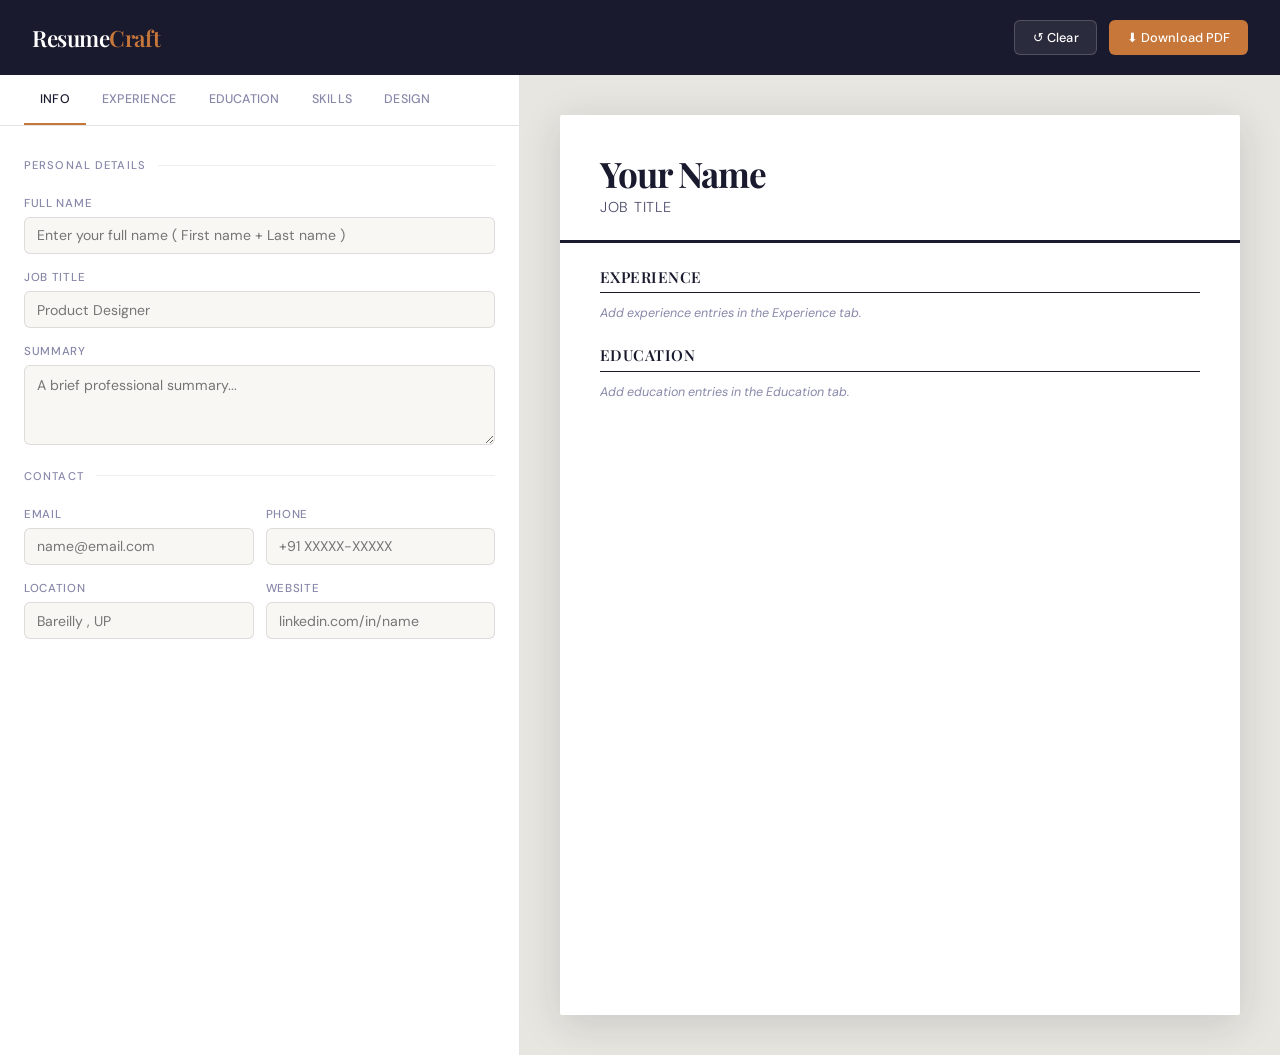
<file: index.html>
<!DOCTYPE html>
<html lang="en">

<head>
    <meta charset="UTF-8">
    <meta name="viewport" content="width=device-width, initial-scale=1.0">
    <title>Resume Builder</title>
    <link
        href="https://fonts.googleapis.com/css2?family=Playfair+Display:wght@400;600;700&family=DM+Sans:wght@300;400;500&display=swap"
        rel="stylesheet">
    <link rel="stylesheet" href="style.css">
</head>

<body>

    <header>
        <h1>Resume<span>Craft</span></h1>
        <div class="header-actions">
            <button class="btn btn-ghost" onclick="clearAll()">↺ Clear</button>
            <button class="btn btn-accent" onclick="window.print()">⬇ Download PDF</button>
        </div>
    </header>

    <div class="app">
        <div class="editor">
            <nav class="tab-nav">
                <button class="tab-btn active" onclick="switchTab('info', event)">Info</button>
                <button class="tab-btn" onclick="switchTab('experience', event)">Experience</button>
                <button class="tab-btn" onclick="switchTab('education', event)">Education</button>
                <button class="tab-btn" onclick="switchTab('skills', event)">Skills</button>
                <button class="tab-btn" onclick="switchTab('design', event)">Design</button>
            </nav>

            <!-- INFO TAB -->
            <div id="tab-info" class="tab-panel active">
                <div class="section-label">Personal Details</div>
                <div class="field-group"><label>Full Name</label><input type="text" id="name"
                        placeholder="Enter your full name ( First name + Last name )" oninput="render()"></div>
                <div class="field-group"><label>Job Title</label><input type="text" id="jobtitle"
                        placeholder="Product Designer" oninput="render()"></div>
                <div class="field-group"><label>Summary</label><textarea id="summary"
                        placeholder="A brief professional summary..." oninput="render()"></textarea></div>
                <div class="section-label">Contact</div>
                <div class="field-row">
                    <div class="field-group"><label>Email</label><input type="email" id="email"
                            placeholder="name@email.com" oninput="render()"></div>
                    <div class="field-group"><label>Phone</label><input type="tel" id="phone"
                            placeholder="+91 XXXXX-XXXXX" oninput="render()"></div>
                </div>
                <div class="field-row">
                    <div class="field-group"><label>Location</label><input type="text" id="location"
                            placeholder="Bareilly , UP " oninput="render()"></div>
                    <div class="field-group"><label>Website</label><input type="url" id="website"
                            placeholder="linkedin.com/in/name" oninput="render()"></div>
                </div>
            </div>

            <!-- EXPERIENCE TAB -->
            <div id="tab-experience" class="tab-panel">
                <div id="exp-list"></div>
                <button class="btn-add" onclick="addEntry('exp')">+ Add Experience</button>
            </div>

            <!-- EDUCATION TAB -->
            <div id="tab-education" class="tab-panel">
                <div id="edu-list"></div>
                <button class="btn-add" onclick="addEntry('edu')">+ Add Education</button>
            </div>

            <!-- SKILLS TAB -->
            <div id="tab-skills" class="tab-panel">
                <div class="section-label">Skills</div>
                <div class="skill-input-row">
                    <input type="text" id="skill-input" placeholder="e.g. JavaScript"
                        onkeydown="if(event.key==='Enter')addSkill()">
                    <button class="btn" onclick="addSkill()">Add</button>
                </div>
                <div class="skills-grid" id="skills-display"></div>

                <div class="section-label" style="margin-top:0.5rem">Languages</div>
                <div class="skill-input-row">
                    <input type="text" id="lang-input" placeholder="e.g. Hindi — Native"
                        onkeydown="if(event.key==='Enter')addLang()">
                    <button class="btn" onclick="addLang()">Add</button>
                </div>
                <div class="skills-grid" id="langs-display"></div>
            </div>

            <!-- DESIGN TAB -->
            <div id="tab-design" class="tab-panel">
                <div class="section-label">Template</div>
                <div class="template-grid">
                    <div class="template-swatch selected" onclick="selectTemplate('classic', this)">
                        <div class="swatch-preview" style="background:#f0ede8; border:1px solid #ddd;">
                            <div style="height:14px;background:#1a1a2e;margin:6px 6px 4px;border-radius:1px;"></div>
                            <div style="height:3px;background:#1a1a2e;margin:0 6px 4px;"></div>
                            <div style="height:4px;background:#ddd;margin:0 6px 2px;border-radius:1px;"></div>
                            <div style="height:4px;background:#ddd;margin:0 6px 2px;width:60%;border-radius:1px;"></div>
                        </div>
                        <span>Classic</span>
                    </div>
                    <div class="template-swatch" onclick="selectTemplate('modern', this)">
                        <div class="swatch-preview" style="background:#f0ede8; border:1px solid #ddd;">
                            <div style="height:22px;background:#1a1a2e;margin:0;padding:6px 6px 0;"></div>
                            <div style="height:4px;background:#ddd;margin:6px 6px 2px;border-radius:1px;"></div>
                            <div style="height:4px;background:#ddd;margin:0 6px 2px;width:70%;border-radius:1px;"></div>
                        </div>
                        <span>Modern</span>
                    </div>
                    <div class="template-swatch" onclick="selectTemplate('sidebar', this)">
                        <div class="swatch-preview" style="background:#f0ede8; border:1px solid #ddd; display:flex;">
                            <div style="width:38%;background:#1a1a2e;height:100%;"></div>
                            <div style="flex:1;padding:5px 4px;display:flex;flex-direction:column;gap:3px;">
                                <div style="height:4px;background:#ddd;border-radius:1px;"></div>
                                <div style="height:4px;background:#ddd;border-radius:1px;width:70%;"></div>
                            </div>
                        </div>
                        <span>Sidebar</span>
                    </div>
                </div>

                <div class="section-label" style="margin-top:0.5rem">Accent Color</div>
                <div class="color-options" id="color-options">
                    <div class="color-dot active" style="background:#1a1a2e" data-color="#1a1a2e"
                        onclick="setColor(this)"></div>
                    <div class="color-dot" style="background:#c8773a" data-color="#c8773a" onclick="setColor(this)">
                    </div>
                    <div class="color-dot" style="background:#2563eb" data-color="#2563eb" onclick="setColor(this)">
                    </div>
                    <div class="color-dot" style="background:#16a34a" data-color="#16a34a" onclick="setColor(this)">
                    </div>
                    <div class="color-dot" style="background:#9333ea" data-color="#9333ea" onclick="setColor(this)">
                    </div>
                    <div class="color-dot" style="background:#dc2626" data-color="#dc2626" onclick="setColor(this)">
                    </div>
                    <div class="color-dot" style="background:#0891b2" data-color="#0891b2" onclick="setColor(this)">
                    </div>
                    <div class="color-dot" style="background:#4b5563" data-color="#4b5563" onclick="setColor(this)">
                    </div>
                </div>

                <div class="section-label" style="margin-top:0.5rem">Font Size</div>
                <div style="display:flex;align-items:center;gap:0.75rem;">
                    <span style="font-size:0.72rem;color:var(--ink-muted)">A</span>
                    <input type="range" min="90" max="115" value="100" id="font-scale"
                        oninput="setFontScale(this.value)">
                    <span style="font-size:0.88rem;color:var(--ink-muted)">A</span>
                </div>
            </div>
        </div>

        <!-- PREVIEW -->
        <div class="preview">
            <div class="resume-page classic" id="resume-page"></div>
        </div>
    </div>

    <script src="script.js"></script>
</body>

</html>
</file>
<file: style.css>
*,
*::before,
*::after {
    box-sizing: border-box;
    margin: 0;
    padding: 0;
}

:root {
    --ink: #1a1a2e;
    --ink-light: #4a4a6a;
    --ink-muted: #8888aa;
    --surface: #f8f7f4;
    --surface-2: #eeecea;
    --accent: #c8773a;
    --accent-light: #f4e8da;
    --accent-dark: #8b4f22;
    --white: #ffffff;
    --border: rgba(26, 26, 46, 0.12);
    --border-soft: rgba(26, 26, 46, 0.07);
    --shadow: 0 2px 16px rgba(26, 26, 46, 0.08);
    --shadow-heavy: 0 8px 40px rgba(26, 26, 46, 0.15);
    --serif: 'Playfair Display', Georgia, serif;
    --sans: 'DM Sans', system-ui, sans-serif;
}

body {
    font-family: var(--sans);
    background: var(--surface);
    color: var(--ink);
    min-height: 100vh;
    display: flex;
    flex-direction: column;
}

/* ── HEADER ── */
header {
    background: var(--ink);
    color: var(--white);
    padding: 1.25rem 2rem;
    display: flex;
    align-items: center;
    justify-content: space-between;
    position: sticky;
    top: 0;
    z-index: 100;
}

header h1 {
    font-family: var(--serif);
    font-size: 1.4rem;
    font-weight: 600;
    letter-spacing: -0.02em;
}

header span {
    color: var(--accent);
}

.header-actions {
    display: flex;
    gap: 0.75rem;
}

.btn {
    font-family: var(--sans);
    font-size: 0.8rem;
    font-weight: 500;
    padding: 0.5rem 1.1rem;
    border-radius: 6px;
    cursor: pointer;
    transition: all 0.18s ease;
    border: none;
    display: inline-flex;
    align-items: center;
    gap: 6px;
    letter-spacing: 0.01em;
}

.btn-ghost {
    background: rgba(255, 255, 255, 0.08);
    color: var(--white);
    border: 1px solid rgba(255, 255, 255, 0.18);
}

.btn-ghost:hover {
    background: rgba(255, 255, 255, 0.15);
}

.btn-accent {
    background: var(--accent);
    color: var(--white);
}

.btn-accent:hover {
    background: var(--accent-dark);
    transform: translateY(-1px);
}

/* ── LAYOUT ── */
.app {
    display: grid;
    grid-template-columns: 520px 1fr;
    flex: 1;
    min-height: calc(100vh - 60px);
}

/* ── EDITOR ── */
.editor {
    background: var(--white);
    border-right: 1px solid var(--border);
    overflow-y: auto;
    display: flex;
    flex-direction: column;
}

.tab-nav {
    display: flex;
    border-bottom: 1px solid var(--border);
    padding: 0 1.5rem;
    position: sticky;
    top: 0;
    background: var(--white);
    z-index: 10;
}

.tab-btn {
    background: none;
    border: none;
    padding: 1rem;
    font-family: var(--sans);
    font-size: 0.78rem;
    font-weight: 500;
    color: var(--ink-muted);
    cursor: pointer;
    border-bottom: 2px solid transparent;
    transition: all 0.15s;
    letter-spacing: 0.02em;
    text-transform: uppercase;
    white-space: nowrap;
}

.tab-btn.active {
    color: var(--ink);
    border-bottom-color: var(--accent);
}

.tab-btn:hover:not(.active) {
    color: var(--ink-light);
}

.tab-panel {
    display: none;
    padding: 1.5rem;
    flex: 1;
}

.tab-panel.active {
    display: flex;
    flex-direction: column;
    gap: 1rem;
}

/* ── FORM ── */
.field-group {
    display: flex;
    flex-direction: column;
    gap: 0.35rem;
}

.field-row {
    display: grid;
    grid-template-columns: 1fr 1fr;
    gap: 0.75rem;
}

label {
    font-size: 0.72rem;
    font-weight: 500;
    color: var(--ink-muted);
    letter-spacing: 0.06em;
    text-transform: uppercase;
}

input[type="text"],
input[type="email"],
input[type="tel"],
input[type="url"],
textarea,
select {
    font-family: var(--sans);
    font-size: 0.88rem;
    color: var(--ink);
    background: var(--surface);
    border: 1px solid var(--border);
    border-radius: 6px;
    padding: 0.55rem 0.75rem;
    width: 100%;
    outline: none;
    transition: border-color 0.15s, box-shadow 0.15s;
    -webkit-appearance: none;
}

input:focus,
textarea:focus,
select:focus {
    border-color: var(--accent);
    box-shadow: 0 0 0 3px rgba(200, 119, 58, 0.12);
}

textarea {
    resize: vertical;
    min-height: 80px;
    line-height: 1.5;
}

/* ── SECTION LABEL ── */
.section-label {
    font-size: 0.7rem;
    font-weight: 500;
    letter-spacing: 0.1em;
    text-transform: uppercase;
    color: var(--ink-muted);
    display: flex;
    align-items: center;
    gap: 0.75rem;
    margin: 0.5rem 0;
}

.section-label::after {
    content: '';
    flex: 1;
    height: 1px;
    background: var(--border-soft);
}

/* ── ENTRY CARD ── */
.entry-card {
    background: var(--surface);
    border: 1px solid var(--border-soft);
    border-radius: 10px;
    padding: 1rem;
    display: flex;
    flex-direction: column;
    gap: 0.75rem;
    position: relative;
    margin-bottom: 0.75rem;
}

.entry-card-header {
    display: flex;
    justify-content: space-between;
    align-items: center;
}

.entry-card-title {
    font-size: 0.82rem;
    font-weight: 500;
    color: var(--ink-light);
}

.btn-remove {
    background: none;
    border: none;
    color: var(--ink-muted);
    cursor: pointer;
    font-size: 1rem;
    line-height: 1;
    padding: 2px 6px;
    border-radius: 4px;
    transition: all 0.15s;
}

.btn-remove:hover {
    background: #fee;
    color: #c44;
}

.btn-add {
    background: var(--accent-light);
    color: var(--accent-dark);
    border: 1px dashed var(--accent);
    border-radius: 8px;
    padding: 0.6rem 1rem;
    font-family: var(--sans);
    font-size: 0.82rem;
    font-weight: 500;
    cursor: pointer;
    width: 100%;
    transition: all 0.15s;
}

.btn-add:hover {
    background: var(--accent);
    color: var(--white);
}

/* ── SKILLS ── */
.skills-grid {
    display: flex;
    flex-wrap: wrap;
    gap: 0.5rem;
    margin-top: 0.25rem;
}

.skill-chip {
    background: var(--ink);
    color: var(--white);
    font-size: 0.76rem;
    padding: 0.3rem 0.65rem;
    border-radius: 20px;
    display: flex;
    align-items: center;
    gap: 6px;
}

.skill-chip button {
    background: none;
    border: none;
    color: rgba(255, 255, 255, 0.6);
    cursor: pointer;
    font-size: 0.85rem;
    padding: 0;
}

.skill-chip button:hover {
    color: var(--white);
}

.skill-input-row {
    display: flex;
    gap: 0.5rem;
}

.skill-input-row input {
    flex: 1;
}

.skill-input-row .btn {
    background: var(--ink);
    color: var(--white);
    font-size: 0.82rem;
    flex-shrink: 0;
}

.skill-input-row .btn:hover {
    background: var(--accent);
}

/* ── TEMPLATE SWATCHES ── */
.template-grid {
    display: grid;
    grid-template-columns: repeat(3, 1fr);
    gap: 0.75rem;
    margin-top: 0.25rem;
}

.template-swatch {
    border: 2px solid var(--border);
    border-radius: 8px;
    padding: 0.5rem;
    cursor: pointer;
    transition: all 0.15s;
    text-align: center;
}

.template-swatch.selected {
    border-color: var(--accent);
    background: var(--accent-light);
}

.template-swatch:hover:not(.selected) {
    border-color: var(--ink-light);
}

.swatch-preview {
    width: 100%;
    height: 56px;
    border-radius: 4px;
    margin-bottom: 0.4rem;
    overflow: hidden;
}

.template-swatch span {
    font-size: 0.7rem;
    color: var(--ink-muted);
    font-weight: 500;
}

/* ── COLOR DOTS ── */
.color-options {
    display: flex;
    gap: 0.5rem;
    flex-wrap: wrap;
}

.color-dot {
    width: 28px;
    height: 28px;
    border-radius: 50%;
    cursor: pointer;
    border: 2px solid transparent;
    transition: transform 0.15s;
}

.color-dot.active {
    border-color: var(--ink);
    transform: scale(1.15);
}

.color-dot:hover:not(.active) {
    transform: scale(1.1);
}

/* ── RANGE SLIDER ── */
input[type="range"] {
    width: 100%;
    height: 4px;
    -webkit-appearance: none;
    background: var(--surface-2);
    border-radius: 2px;
    outline: none;
}

input[type="range"]::-webkit-slider-thumb {
    -webkit-appearance: none;
    width: 16px;
    height: 16px;
    background: var(--accent);
    border-radius: 50%;
    cursor: pointer;
}

/* ── PREVIEW ── */
.preview {
    background: #e8e6e0;
    overflow-y: auto;
    display: flex;
    align-items: flex-start;
    justify-content: center;
    padding: 2.5rem 2rem;
}

.resume-page {
    background: var(--white);
    width: 100%;
    max-width: 680px;
    min-height: 900px;
    box-shadow: var(--shadow-heavy);
    border-radius: 2px;
    overflow: hidden;
    font-family: var(--sans);
}

/* ── CLASSIC TEMPLATE ── */
.resume-page.classic .resume-header {
    padding: 2.5rem 2.5rem 1.5rem;
    border-bottom: 3px solid var(--r-accent, #1a1a2e);
}

.resume-page.classic .resume-name {
    font-family: var(--serif);
    font-size: 2.2rem;
    font-weight: 700;
    letter-spacing: -0.03em;
    color: var(--r-accent, #1a1a2e);
    line-height: 1.1;
}

.resume-page.classic .resume-title {
    font-size: 0.9rem;
    color: var(--ink-light);
    margin-top: 0.25rem;
    font-weight: 300;
    letter-spacing: 0.05em;
    text-transform: uppercase;
}

.resume-page.classic .resume-contact {
    display: flex;
    flex-wrap: wrap;
    gap: 0.5rem 1.2rem;
    margin-top: 0.75rem;
    font-size: 0.78rem;
    color: var(--ink-muted);
}

.resume-page.classic .resume-contact span::before {
    content: attr(data-icon);
    margin-right: 4px;
}

.resume-page.classic .resume-body {
    padding: 1.5rem 2.5rem 2.5rem;
    display: flex;
    flex-direction: column;
    gap: 1.5rem;
}

.resume-page.classic .section-title {
    font-family: var(--serif);
    font-size: 0.95rem;
    font-weight: 600;
    color: var(--r-accent, #1a1a2e);
    letter-spacing: 0.03em;
    text-transform: uppercase;
    padding-bottom: 0.35rem;
    border-bottom: 1px solid var(--r-accent, #1a1a2e);
    margin-bottom: 0.75rem;
}

/* ── MODERN TEMPLATE ── */
.resume-page.modern .resume-header {
    background: var(--r-accent, #1a1a2e);
    color: var(--white);
    padding: 2.5rem 2.5rem 2rem;
}

.resume-page.modern .resume-name {
    font-family: var(--serif);
    font-size: 2.1rem;
    font-weight: 700;
    color: var(--white);
    letter-spacing: -0.03em;
    line-height: 1.1;
}

.resume-page.modern .resume-title {
    font-size: 0.85rem;
    color: rgba(255, 255, 255, 0.7);
    margin-top: 0.25rem;
    font-weight: 300;
    letter-spacing: 0.06em;
    text-transform: uppercase;
}

.resume-page.modern .resume-contact {
    display: flex;
    flex-wrap: wrap;
    gap: 0.4rem 1.2rem;
    margin-top: 1rem;
    font-size: 0.78rem;
    color: rgba(255, 255, 255, 0.75);
}

.resume-page.modern .resume-body {
    padding: 1.75rem 2.5rem 2.5rem;
    display: flex;
    flex-direction: column;
    gap: 1.5rem;
}

.resume-page.modern .section-title {
    font-size: 0.75rem;
    font-weight: 500;
    color: var(--r-accent, #1a1a2e);
    letter-spacing: 0.12em;
    text-transform: uppercase;
    padding-bottom: 0.35rem;
    border-bottom: 2px solid var(--r-accent, #1a1a2e);
    margin-bottom: 0.75rem;
}

/* ── SIDEBAR TEMPLATE ── */
.resume-page.sidebar .resume-inner {
    display: grid;
    grid-template-columns: 200px 1fr;
    min-height: 900px;
}

.resume-page.sidebar .resume-sidebar {
    background: var(--r-accent, #1a1a2e);
    color: var(--white);
    padding: 2rem 1.25rem;
    display: flex;
    flex-direction: column;
    gap: 1.5rem;
}

.resume-page.sidebar .resume-name {
    font-family: var(--serif);
    font-size: 1.5rem;
    font-weight: 700;
    color: var(--white);
    line-height: 1.2;
    letter-spacing: -0.02em;
}

.resume-page.sidebar .resume-title {
    font-size: 0.72rem;
    color: rgba(255, 255, 255, 0.65);
    font-weight: 400;
    letter-spacing: 0.06em;
    text-transform: uppercase;
    margin-top: 0.25rem;
}

.resume-page.sidebar .sidebar-section-title {
    font-size: 0.65rem;
    font-weight: 500;
    letter-spacing: 0.12em;
    text-transform: uppercase;
    color: rgba(255, 255, 255, 0.55);
    margin-bottom: 0.5rem;
}

.resume-page.sidebar .resume-contact {
    display: flex;
    flex-direction: column;
    gap: 0.4rem;
    font-size: 0.76rem;
    color: rgba(255, 255, 255, 0.8);
}

.resume-page.sidebar .resume-main {
    padding: 2rem 1.75rem;
    display: flex;
    flex-direction: column;
    gap: 1.5rem;
}

.resume-page.sidebar .section-title {
    font-size: 0.75rem;
    font-weight: 500;
    color: var(--r-accent, #1a1a2e);
    letter-spacing: 0.1em;
    text-transform: uppercase;
    padding-bottom: 0.3rem;
    border-bottom: 2px solid var(--r-accent, #1a1a2e);
    margin-bottom: 0.75rem;
}

/* ── SHARED RESUME INTERNALS ── */
.exp-item {
    margin-bottom: 1rem;
}

.exp-item:last-child {
    margin-bottom: 0;
}

.exp-header {
    display: flex;
    justify-content: space-between;
    align-items: baseline;
    gap: 0.5rem;
}

.exp-title {
    font-size: 0.88rem;
    font-weight: 500;
    color: var(--ink);
}

.exp-date {
    font-size: 0.75rem;
    color: var(--ink-muted);
    white-space: nowrap;
}

.exp-org {
    font-size: 0.8rem;
    color: var(--ink-light);
    margin-top: 2px;
}

.exp-desc {
    font-size: 0.78rem;
    color: var(--ink-light);
    margin-top: 0.35rem;
    line-height: 1.65;
}

.summary-text {
    font-size: 0.82rem;
    color: var(--ink-light);
    line-height: 1.7;
}

.skills-list {
    display: flex;
    flex-wrap: wrap;
    gap: 0.4rem;
}

.skill-tag {
    background: var(--surface-2);
    color: var(--ink);
    font-size: 0.74rem;
    padding: 0.25rem 0.6rem;
    border-radius: 4px;
}

.resume-page.sidebar .skill-tag {
    background: rgba(255, 255, 255, 0.12);
    color: rgba(255, 255, 255, 0.9);
}

.empty-hint {
    font-size: 0.78rem;
    color: var(--ink-muted);
    font-style: italic;
}

/* ── SCROLLBAR ── */
.editor::-webkit-scrollbar,
.preview::-webkit-scrollbar {
    width: 5px;
}

.editor::-webkit-scrollbar-track,
.preview::-webkit-scrollbar-track {
    background: transparent;
}

.editor::-webkit-scrollbar-thumb,
.preview::-webkit-scrollbar-thumb {
    background: var(--border);
    border-radius: 10px;
}

/* ── PRINT ── */
@media print {

    header,
    .editor {
        display: none !important;
    }

    .app {
        display: block;
    }

    .preview {
        padding: 0;
        background: white;
    }

    .resume-page {
        box-shadow: none;
        max-width: 100%;
    }
}
</file>
